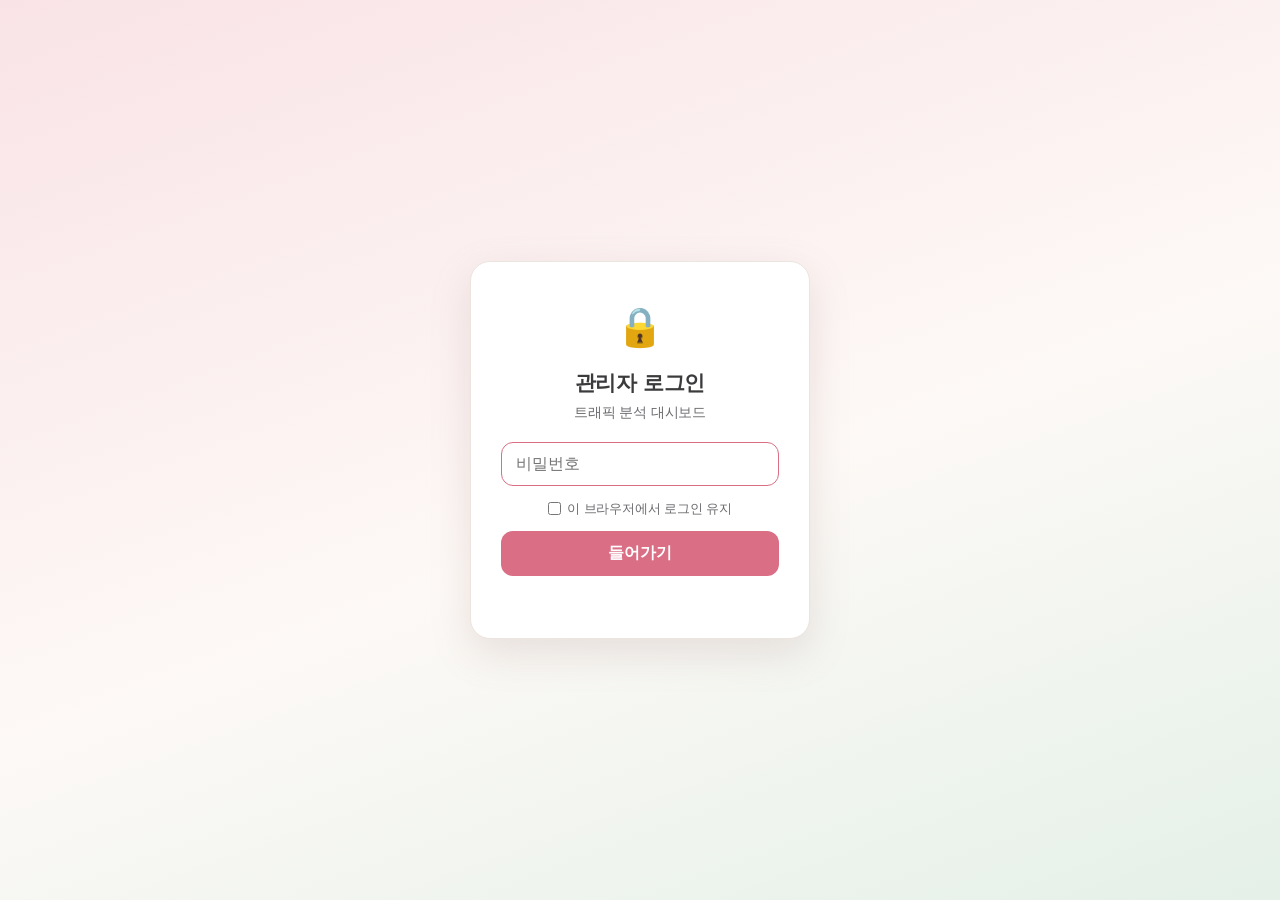
<file: dashboard.html>
<!DOCTYPE html>
<html lang="ko">
<head>
<meta charset="UTF-8" />
<meta name="viewport" content="width=device-width, initial-scale=1.0" />
<meta name="robots" content="noindex, nofollow" />
<title>트래픽 분석 대시보드 · 광진구 임신 가이드</title>
<link rel="icon" href="favicon.svg" type="image/svg+xml" />
<style>
  :root{--rose:#d96e85;--rose-d:#c1556d;--sage:#7bae8e;--sage-d:#5e9272;--ink:#3b3a3c;--muted:#6c6a6e;
        --line:#ece4de;--cream:#fdf9f6;--card:#fff;--shadow:0 6px 22px rgba(150,110,110,.10);--gold:#e0a458;}
  *{box-sizing:border-box;margin:0;padding:0}
  body{font-family:"Pretendard",-apple-system,"Apple SD Gothic Neo","Malgun Gothic",sans-serif;
       background:var(--cream);color:var(--ink);line-height:1.6;letter-spacing:-.01em;padding:0 0 60px}
  header{background:var(--ink);color:#fff;padding:20px 26px;display:flex;align-items:center;justify-content:space-between;flex-wrap:wrap;gap:12px}
  header h1{font-size:1.2rem;display:flex;align-items:center;gap:8px}
  header .sub{color:#cbb;font-size:.82rem;font-weight:400}
  .ranges{display:flex;gap:6px}
  .ranges button{background:#574f53;color:#eee;border:0;border-radius:999px;padding:7px 15px;font-weight:700;
                 font-family:inherit;cursor:pointer;font-size:.85rem}
  .ranges button.active{background:var(--rose)}
  .wrap{max-width:1100px;margin:0 auto;padding:24px 22px}
  .grid{display:grid;gap:16px}
  .cards{grid-template-columns:repeat(auto-fit,minmax(150px,1fr));margin-bottom:22px}
  .stat{background:var(--card);border:1px solid var(--line);border-radius:16px;padding:18px 20px;box-shadow:var(--shadow)}
  .stat .label{font-size:.82rem;color:var(--muted);font-weight:600}
  .stat .num{font-size:1.9rem;font-weight:800;color:var(--rose-d);margin-top:4px}
  .stat .num.sage{color:var(--sage-d)}
  .panel{background:var(--card);border:1px solid var(--line);border-radius:16px;padding:20px 22px;box-shadow:var(--shadow);margin-bottom:16px}
  .panel h2{font-size:1.02rem;margin-bottom:14px;display:flex;align-items:center;gap:8px}
  .panel h2 .tag{font-size:.68rem;font-weight:700;padding:2px 8px;border-radius:999px;background:var(--rose);color:#fff}
  .panel h2 .tag.local{background:var(--gold)}
  .cols{grid-template-columns:1fr 1fr}
  @media(max-width:760px){.cols{grid-template-columns:1fr}}
  .bar-row{display:flex;align-items:center;gap:10px;margin-bottom:8px;font-size:.9rem}
  .bar-row .name{width:42%;white-space:nowrap;overflow:hidden;text-overflow:ellipsis;color:var(--ink)}
  .bar-row .track{flex:1;background:#f3ebe6;border-radius:6px;height:18px;overflow:hidden}
  .bar-row .fill{height:100%;background:linear-gradient(90deg,var(--rose),var(--rose-d));border-radius:6px}
  .bar-row .fill.sage{background:linear-gradient(90deg,var(--sage),var(--sage-d))}
  .bar-row .fill.gold{background:linear-gradient(90deg,#eec07a,var(--gold))}
  .bar-row .val{width:46px;text-align:right;font-weight:700;color:var(--muted)}
  .empty{color:var(--muted);font-size:.9rem;padding:8px 0}
  svg.timeline{width:100%;height:170px;display:block}
  .legend{font-size:.78rem;color:var(--muted);display:flex;gap:14px;margin-top:6px}
  .legend i{display:inline-block;width:10px;height:10px;border-radius:2px;margin-right:4px;vertical-align:middle}
  .note{font-size:.8rem;color:var(--muted);margin-top:18px;text-align:center}
  .updated{font-size:.78rem;color:#cbb}
  /* 로그인 게이트 */
  #gate{position:fixed;inset:0;z-index:9999;background:linear-gradient(160deg,#f9e3e7,#fdf9f6 55%,#e4f0e8);
        display:flex;align-items:center;justify-content:center;padding:20px}
  .gate-box{background:#fff;border:1px solid var(--line);border-radius:20px;box-shadow:0 14px 40px rgba(150,110,110,.18);
            padding:34px 30px;width:100%;max-width:340px;text-align:center}
  .gate-emoji{font-size:2.4rem}
  .gate-box h1{font-size:1.3rem;margin:8px 0 2px;display:block}
  .gate-box p{color:var(--muted);font-size:.9rem;margin-bottom:18px}
  .gate-box input[type=password]{width:100%;padding:12px 14px;border:1px solid var(--line);border-radius:12px;font-size:1rem;font-family:inherit}
  .gate-box input[type=password]:focus{outline:none;border-color:var(--rose)}
  .gate-remember{display:flex;align-items:center;gap:6px;justify-content:center;font-size:.82rem;color:var(--muted);margin:12px 0}
  .gate-box button{width:100%;padding:12px;border:0;border-radius:12px;background:var(--rose);color:#fff;font-weight:800;font-size:1rem;font-family:inherit;cursor:pointer}
  .gate-box button:hover{background:var(--rose-d)}
  .gate-err{color:var(--rose-d);font-size:.85rem;margin-top:10px;min-height:18px}
</style>
</head>
<body>

<!-- 로그인 게이트 (클라이언트 측 · 비밀번호 평문 미포함, SHA-256 해시만 대조) -->
<div id="gate">
  <form id="gateForm" class="gate-box">
    <div class="gate-emoji">🔒</div>
    <h1>관리자 로그인</h1>
    <p>트래픽 분석 대시보드</p>
    <input id="pw" type="password" placeholder="비밀번호" autocomplete="current-password" autofocus />
    <label class="gate-remember"><input type="checkbox" id="remember" /> 이 브라우저에서 로그인 유지</label>
    <button type="submit">들어가기</button>
    <div id="gateErr" class="gate-err" role="alert"></div>
  </form>
</div>

<div id="app" style="display:none">
<header>
  <h1>📊 트래픽 분석 <span class="sub">광진구 임신·출산 가이드 · 자체 집계(GA 미사용)</span></h1>
  <div class="ranges" id="ranges">
    <button data-days="7">7일</button>
    <button data-days="30" class="active">30일</button>
    <button data-days="90">90일</button>
    <button data-days="3650">전체</button>
    <button id="logout" style="background:#7a6f73" title="로그아웃">로그아웃</button>
  </div>
</header>

<div class="wrap">
  <div class="grid cards" id="summary"></div>

  <div class="panel">
    <h2>📈 일별 추이</h2>
    <svg class="timeline" id="timeline" viewBox="0 0 1000 170" preserveAspectRatio="none"></svg>
    <div class="legend"><span><i style="background:#d96e85"></i>페이지뷰</span><span><i style="background:#7bae8e"></i>방문자</span></div>
  </div>

  <div class="panel" style="border:2px solid var(--gold)">
    <h2><span class="tag local">광진구</span> 지역 검색 유입 키워드</h2>
    <div id="local_keywords"></div>
    <p class="note" style="text-align:left">‘광진/산후조리/지원금/자양/구의’ 등 지역 의도가 담긴 검색어만 추렸어요. 비어 있으면 아직 지역 검색 유입이 없거나 검색엔진이 키워드를 넘기지 않은 경우입니다.</p>
  </div>

  <div class="grid cols">
    <div class="panel"><h2>🔎 유입 소스</h2><div id="sources"></div></div>
    <div class="panel"><h2>🧭 유입 매체</h2><div id="mediums"></div></div>
  </div>

  <div class="panel"><h2>💬 전체 검색 키워드</h2><div id="keywords"></div></div>

  <div class="grid cols">
    <div class="panel"><h2>📄 인기 페이지</h2><div id="top_pages"></div></div>
    <div class="panel"><h2>👀 많이 본 섹션</h2><div id="sections"></div></div>
  </div>

  <div class="grid cols">
    <div class="panel"><h2>📱 기기</h2><div id="devices"></div></div>
    <div class="panel"><h2>🌐 브라우저</h2><div id="browsers"></div></div>
  </div>

  <div class="grid cols">
    <div class="panel"><h2>🖱️ 전환 클릭(종류)</h2><div id="clicks_by_kind"></div></div>
    <div class="panel"><h2>🔗 많이 누른 링크</h2><div id="top_clicks"></div></div>
  </div>

  <p class="note">데이터: 같은 도메인 <code>analytics/events.ndjson</code> · 쿠키 없음 · 원본 IP 미저장 · <span class="updated" id="updated"></span></p>
</div>
</div><!-- /#app -->

<script>
/* 관리자 게이트: 비밀번호 평문은 코드에 없음. SALT+입력의 SHA-256 해시만 대조.
   인증 성공 시에만 dashboard.js를 주입해 데이터를 불러온다. */
(function(){
  var SALT = 'imsin-gwangjin::admin::v1::';
  var HASH = '4a8700dfe4a3f43b3b4f3663466da18caaaef089dcd8c246219a700efc1c5b35';
  var KEY  = '_ag_admin_ok';
  var gate = document.getElementById('gate');
  var app  = document.getElementById('app');

  // 보안 컨텍스트(https/localhost)가 아니면 crypto.subtle이 없어 → 순수 JS SHA-256 폴백(http LAN 대응)
  function jsSha256(ascii){
    function rr(v,a){ return (v>>>a)|(v<<(32-a)); }
    var mp=Math.pow, mw=mp(2,32), res='', words=[], bitLen=ascii.length*8, hash=[], k=[], pc=0, comp={};
    for(var c=2; pc<64; c++){
      if(!comp[c]){ for(var i=0;i<313;i+=c){ comp[i]=c; } hash[pc]=(mp(c,.5)*mw)|0; k[pc++]=(mp(c,1/3)*mw)|0; }
    }
    ascii+='\x80'; while(ascii.length%64-56) ascii+='\x00';
    for(i=0;i<ascii.length;i++){ var j=ascii.charCodeAt(i); if(j>>8) return ''; words[i>>2]|=j<<((3-i)%4)*8; }
    words[words.length]=((bitLen/mw)|0); words[words.length]=(bitLen);
    for(j=0;j<words.length;){
      var w=words.slice(j,j+=16), oh=hash; hash=hash.slice(0,8);
      for(i=0;i<64;i++){
        var w15=w[i-15], w2=w[i-2], a=hash[0], e=hash[4];
        var t1=hash[7]+(rr(e,6)^rr(e,11)^rr(e,25))+((e&hash[5])^((~e)&hash[6]))+k[i]
          +(w[i]=i<16?w[i]:(w[i-16]+(rr(w15,7)^rr(w15,18)^(w15>>>3))+w[i-7]+(rr(w2,17)^rr(w2,19)^(w2>>>10)))|0);
        var t2=(rr(a,2)^rr(a,13)^rr(a,22))+((a&hash[1])^(a&hash[2])^(hash[1]&hash[2]));
        hash=[(t1+t2)|0].concat(hash); hash[4]=(hash[4]+t1)|0;
      }
      for(i=0;i<8;i++){ hash[i]=(hash[i]+oh[i])|0; }
    }
    for(i=0;i<8;i++){ for(j=3;j+1;j--){ var b=(hash[i]>>(j*8))&255; res+=((b<16)?0:'')+b.toString(16); } }
    return res;
  }
  function digest(str){
    if(window.crypto && window.crypto.subtle){
      return crypto.subtle.digest('SHA-256', new TextEncoder().encode(str)).then(function(buf){
        return Array.prototype.map.call(new Uint8Array(buf), function(b){ return b.toString(16).padStart(2,'0'); }).join('');
      });
    }
    return Promise.resolve(jsSha256(str));
  }
  function unlock(){
    gate.style.display='none'; app.style.display='';
    var s=document.createElement('script'); s.src='dashboard.js'; document.body.appendChild(s);
    var lo=document.getElementById('logout');
    if(lo) lo.addEventListener('click', function(){ sessionStorage.removeItem(KEY); localStorage.removeItem(KEY); location.reload(); });
  }
  if(sessionStorage.getItem(KEY)==='1' || localStorage.getItem(KEY)==='1'){ unlock(); return; }

  var form=document.getElementById('gateForm'), pw=document.getElementById('pw'), err=document.getElementById('gateErr');
  form.addEventListener('submit', function(e){
    e.preventDefault(); err.textContent='';
    digest(SALT + pw.value).then(function(h){
      if(h===HASH){
        sessionStorage.setItem(KEY,'1');
        if(document.getElementById('remember').checked) localStorage.setItem(KEY,'1');
        unlock();
      } else { err.textContent='비밀번호가 올바르지 않습니다.'; pw.value=''; pw.focus(); }
    }).catch(function(){ err.textContent='로그인 처리 중 오류가 발생했습니다.'; });
  });
})();
</script>
</body>
</html>
</file>
